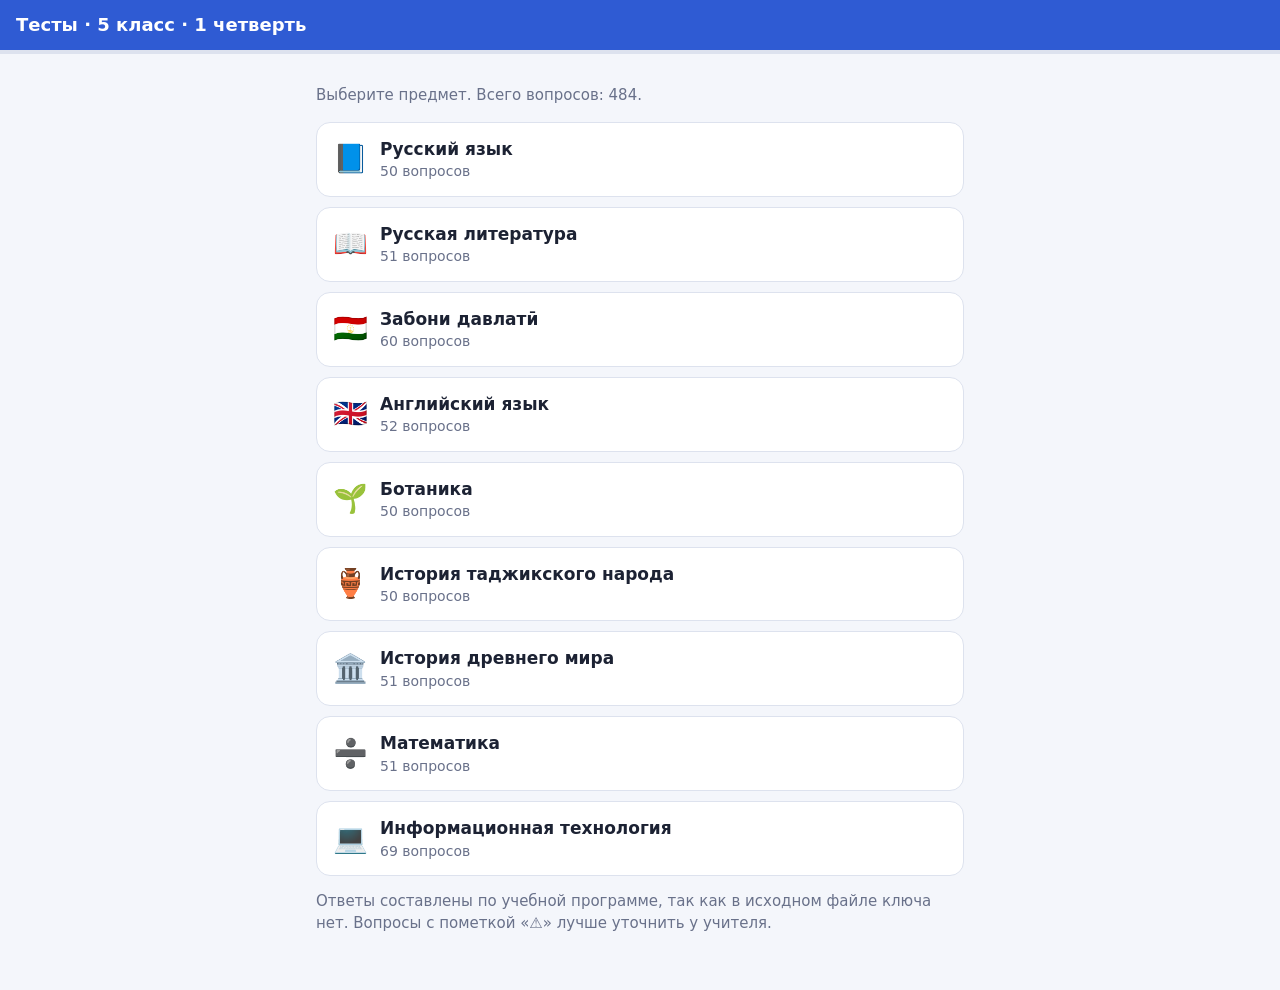
<file: app/src/main/assets/www/index.html>
<!doctype html>
<html lang="ru">
<head>
<meta charset="utf-8">
<meta name="viewport" content="width=device-width, initial-scale=1, viewport-fit=cover">
<meta name="theme-color" content="#2f5bd3">
<title>Тесты 5 класс</title>
<link rel="stylesheet" href="style.css">
</head>
<body>
<header class="bar">
  <button id="back" class="icon" aria-label="Назад" hidden>&#8592;</button>
  <h1 id="title">Тесты · 5 класс</h1>
  <span id="counter"></span>
</header>
<div id="progress"><div></div></div>
<main id="view"></main>
<script src="questions.js"></script>
<script src="app.js"></script>
</body>
</html>
</file>
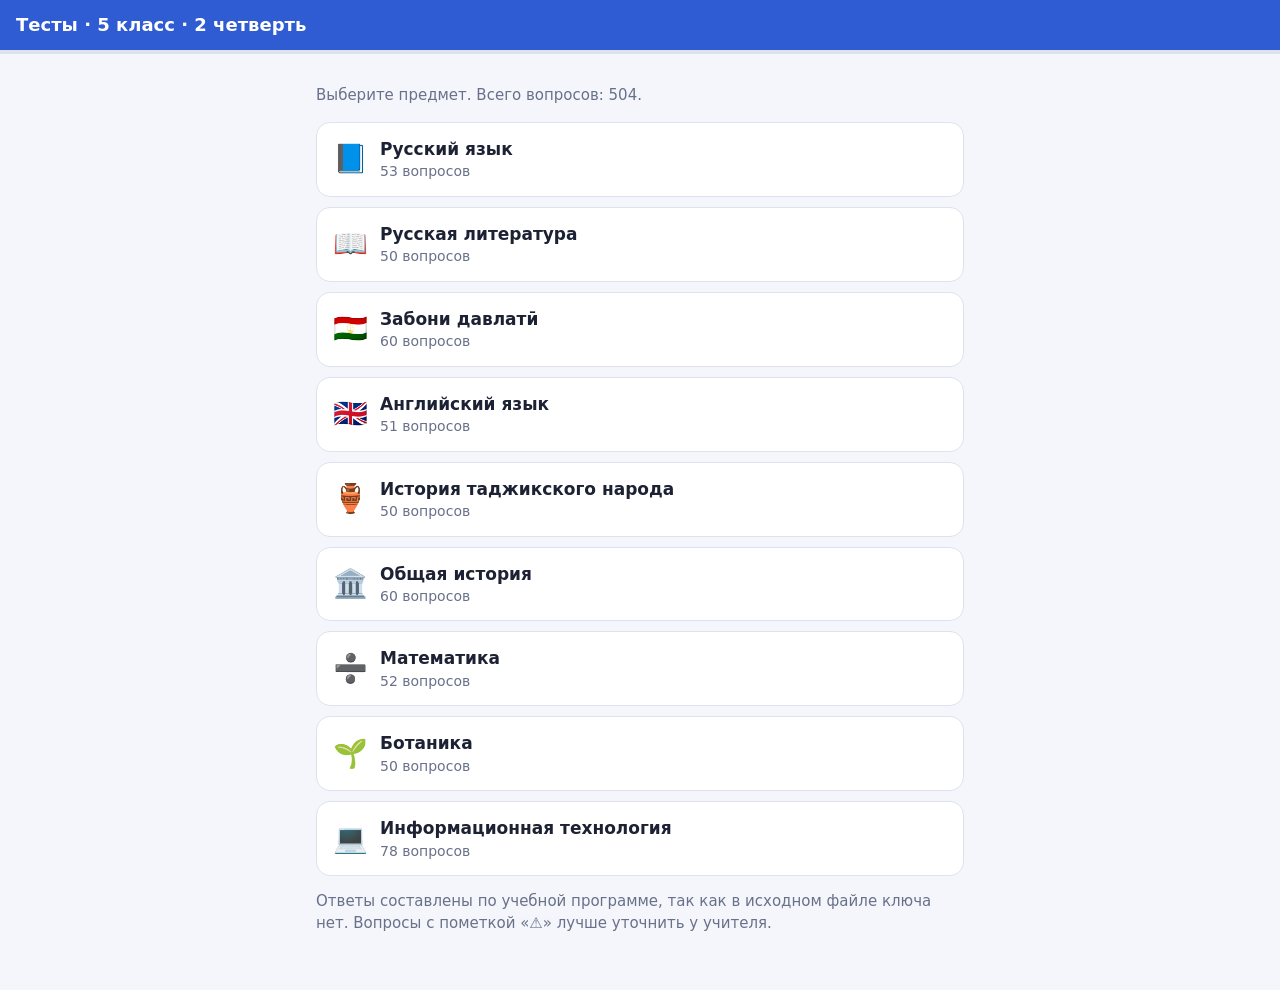
<file: chetvert2/src/main/assets/www/index.html>
<!doctype html>
<html lang="ru">
<head>
<meta charset="utf-8">
<meta name="viewport" content="width=device-width, initial-scale=1, viewport-fit=cover">
<meta name="theme-color" content="#2f5bd3">
<title>Тесты 5 класс · 2 четверть</title>
<link rel="stylesheet" href="style.css">
</head>
<body>
<header class="bar">
  <button id="back" class="icon" aria-label="Назад" hidden>&#8592;</button>
  <h1 id="title">Тесты · 5 класс</h1>
  <span id="counter"></span>
</header>
<div id="progress"><div></div></div>
<main id="view"></main>
<script src="questions.js"></script>
<script src="app.js"></script>
</body>
</html>
</file>
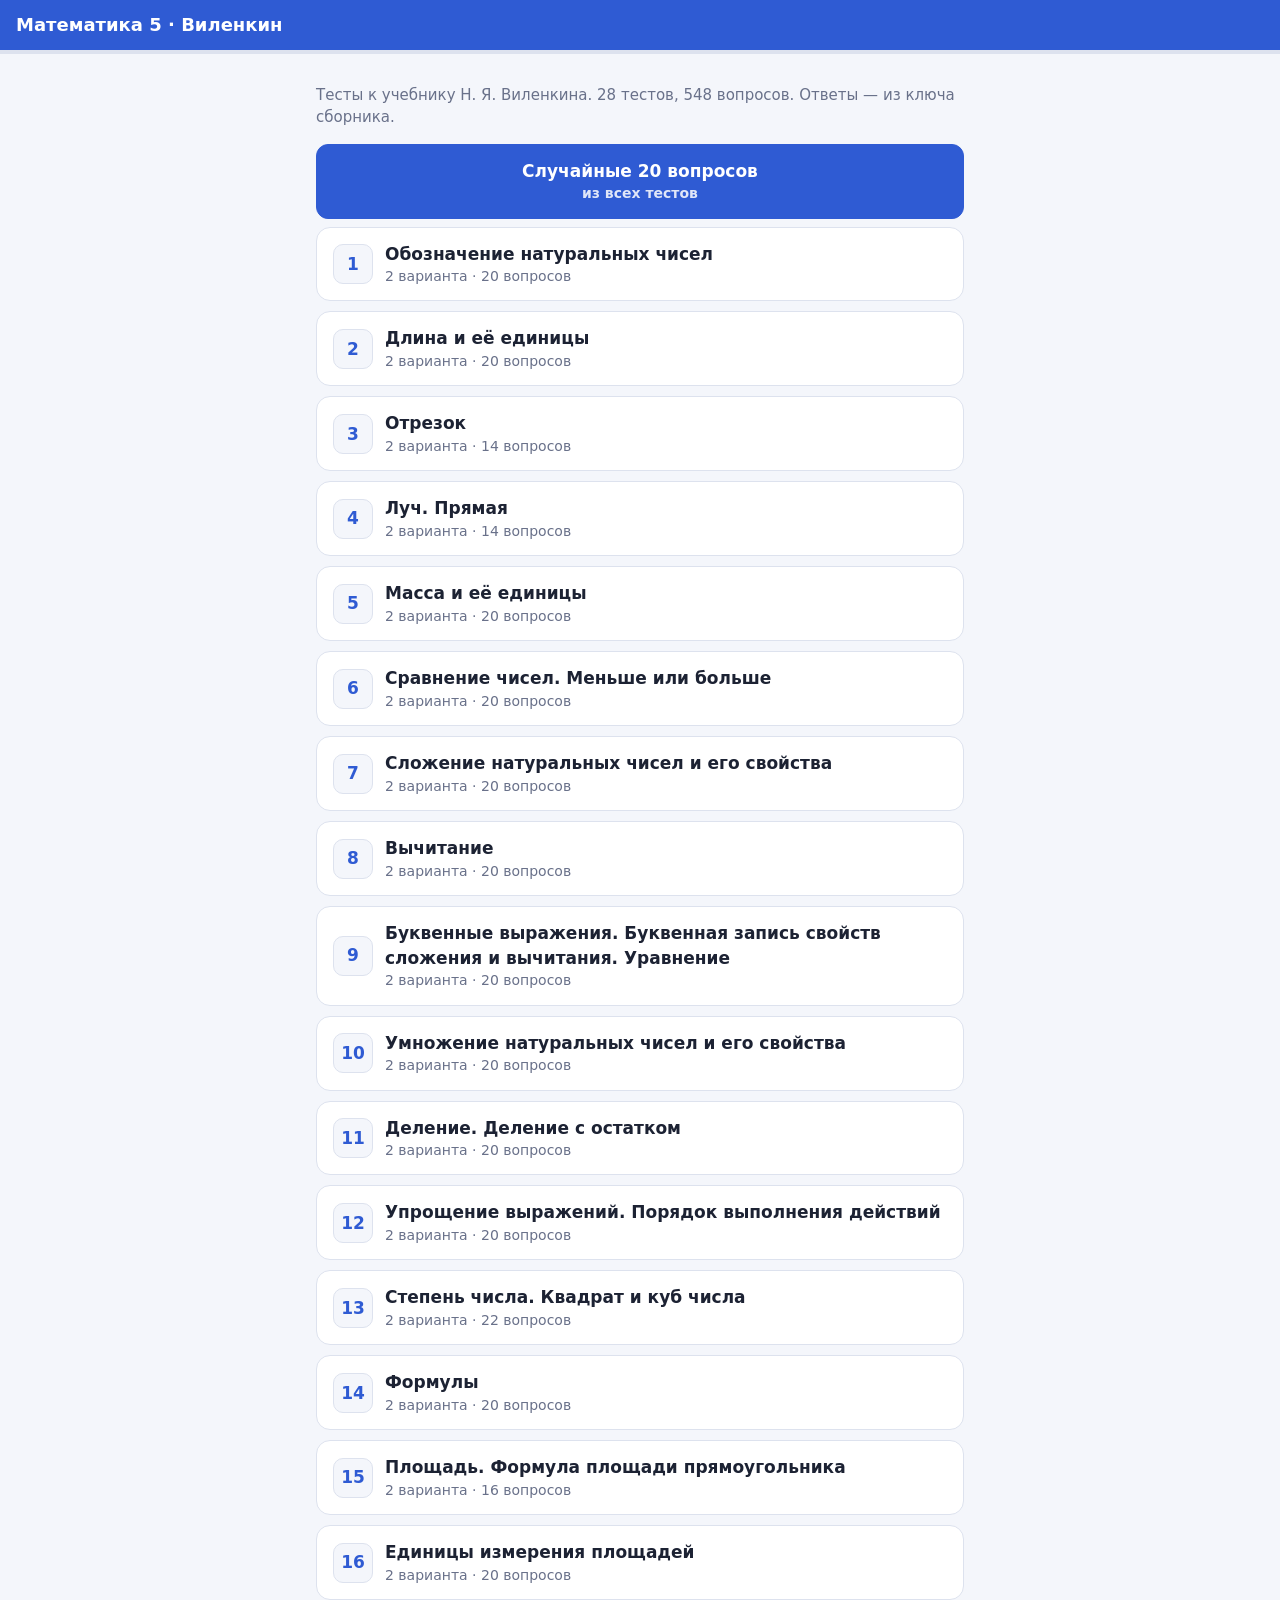
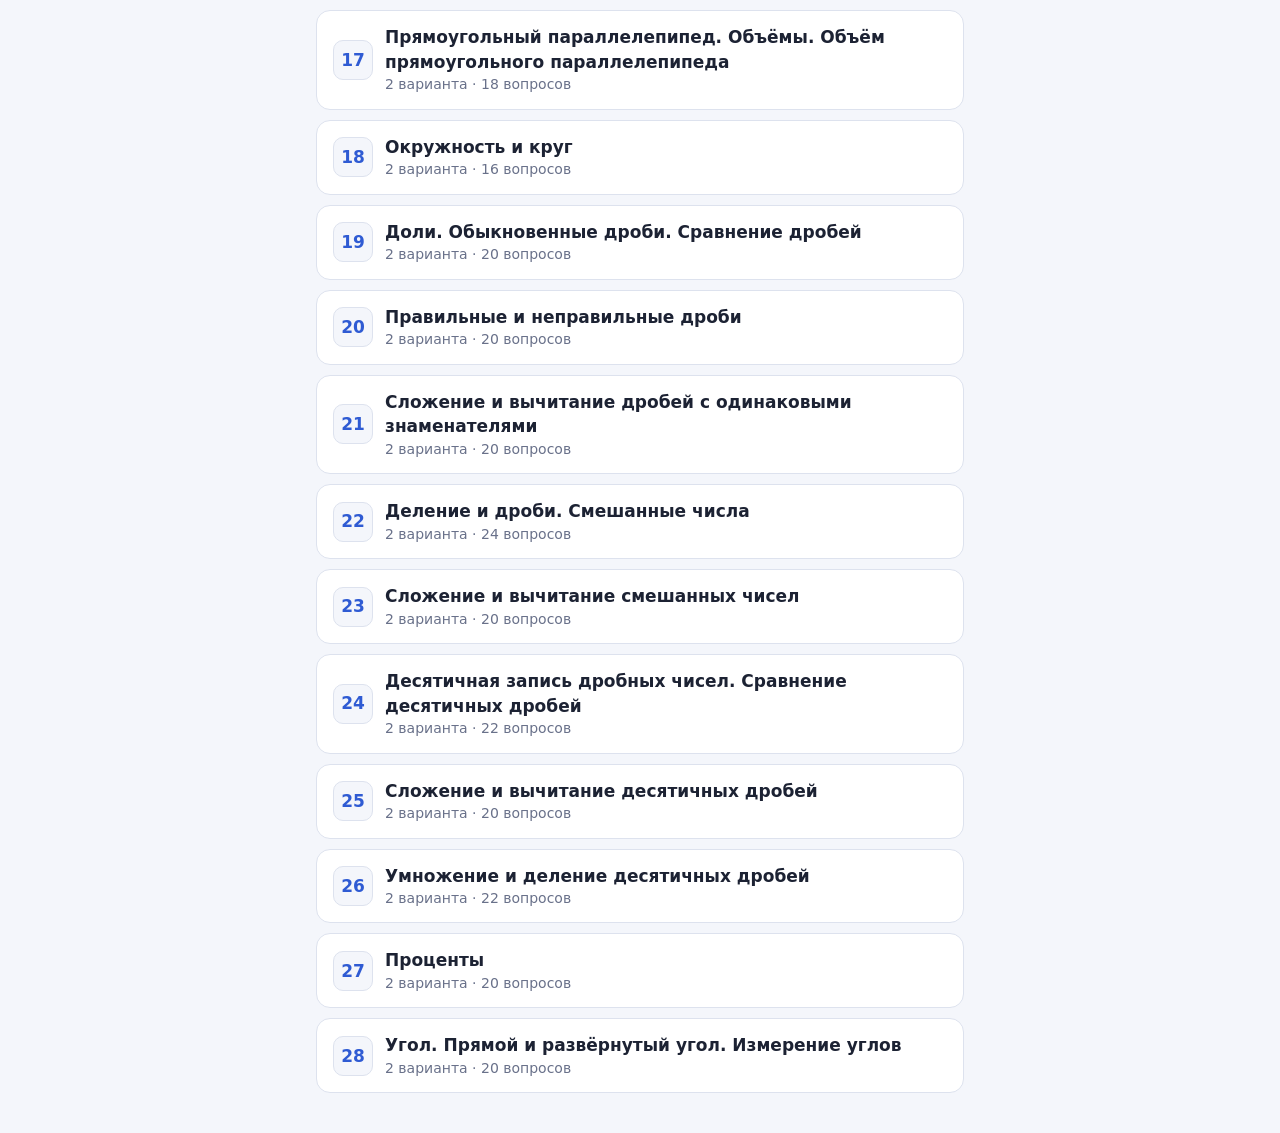
<file: vilenkin/src/main/assets/www/index.html>
<!doctype html>
<html lang="ru">
<head>
<meta charset="utf-8">
<meta name="viewport" content="width=device-width, initial-scale=1, viewport-fit=cover">
<meta name="theme-color" content="#2f5bd3">
<title>Математика 5 · Виленкин</title>
<link rel="stylesheet" href="style.css">
</head>
<body>
<header class="bar">
  <button id="back" class="icon" aria-label="Назад" hidden>&#8592;</button>
  <h1 id="title">Математика 5</h1>
  <span id="counter"></span>
</header>
<div id="progress"><div></div></div>
<main id="view"></main>
<script src="questions.js"></script>
<script src="app.js"></script>
</body>
</html>
</file>
<file: app/src/main/assets/www/style.css>
:root {
  --bg: #f4f6fb;
  --card: #ffffff;
  --text: #1c2233;
  --muted: #69718a;
  --accent: #2f5bd3;
  --accent-text: #ffffff;
  --border: #dde2ee;
  --ok: #1f9d55;
  --ok-bg: #e3f6eb;
  --bad: #d64545;
  --bad-bg: #fde8e8;
  --warn: #b7791f;
}
@media (prefers-color-scheme: dark) {
  :root {
    --bg: #12151d;
    --card: #1c212c;
    --text: #e8ebf3;
    --muted: #9aa3b8;
    --accent: #6b8cff;
    --accent-text: #0d1020;
    --border: #2d3442;
    --ok: #4cd18a;
    --ok-bg: #173526;
    --bad: #ff7b7b;
    --bad-bg: #3d1d1d;
    --warn: #e6b450;
  }
}
* { box-sizing: border-box; -webkit-tap-highlight-color: transparent; }
html, body { margin: 0; background: var(--bg); color: var(--text); }
body { font: 17px/1.45 system-ui, -apple-system, "Segoe UI", Roboto, sans-serif; min-height: 100vh; }
button { font: inherit; color: inherit; cursor: pointer; }

.bar {
  position: sticky; top: 0; z-index: 2;
  display: flex; align-items: center; gap: 8px;
  padding: 12px 16px; background: var(--accent); color: var(--accent-text);
}
.bar h1 { flex: 1; margin: 0; font-size: 18px; font-weight: 600; white-space: nowrap; overflow: hidden; text-overflow: ellipsis; }
.bar .icon { background: none; border: 0; font-size: 22px; padding: 0 8px 0 0; color: inherit; }
#counter { font-size: 15px; opacity: .9; }
#progress { height: 4px; background: var(--border); }
#progress div { height: 100%; width: 0; background: var(--ok); transition: width .2s; }

main { max-width: 680px; margin: 0 auto; padding: 16px 16px 40px; }
.card { background: var(--card); border: 1px solid var(--border); border-radius: 14px; padding: 16px; margin-bottom: 12px; }
.muted { color: var(--muted); font-size: 15px; }
.note { color: var(--warn); font-size: 14px; margin-top: 10px; }

.subjects { display: grid; gap: 10px; }
.subject { display: flex; align-items: center; gap: 12px; width: 100%; text-align: left; background: var(--card);
  border: 1px solid var(--border); border-radius: 14px; padding: 14px 16px; }
.subject .emoji { font-size: 28px; }
.subject .name { font-weight: 600; }
.subject .meta { color: var(--muted); font-size: 14px; }
.subject .best { margin-left: auto; font-weight: 600; color: var(--ok); }

.btn { display: block; width: 100%; padding: 14px 16px; margin: 8px 0; border-radius: 12px; border: 1px solid var(--border);
  background: var(--card); text-align: left; }
.btn.primary { background: var(--accent); color: var(--accent-text); border-color: var(--accent); text-align: center; font-weight: 600; }
.btn:disabled { opacity: .5; }
.btn small { display: block; color: var(--muted); font-size: 14px; }
.btn.primary small { color: inherit; opacity: .85; }

.qtext { white-space: pre-line; font-size: 18px; margin: 0 0 6px; }
.qnum { color: var(--muted); font-size: 14px; margin-bottom: 4px; }
.fig { display: block; width: 100%; max-width: 360px; margin: 10px auto; color: var(--text); }

.opt { display: flex; gap: 10px; align-items: flex-start; }
.opt .letter { flex: none; width: 28px; height: 28px; border-radius: 50%; display: grid; place-items: center;
  background: var(--bg); border: 1px solid var(--border); font-weight: 600; font-size: 15px; }
.opt.ok { background: var(--ok-bg); border-color: var(--ok); }
.opt.ok .letter { background: var(--ok); color: #fff; border-color: var(--ok); }
.opt.bad { background: var(--bad-bg); border-color: var(--bad); }
.opt.bad .letter { background: var(--bad); color: #fff; border-color: var(--bad); }

.match-right { margin: 8px 0 14px; padding-left: 0; list-style: none; }
.match-right li { padding: 2px 0; }
.mrow { padding: 10px 0; border-top: 1px solid var(--border); }
.mrow .lbl { margin-bottom: 6px; }
.nums { display: flex; gap: 8px; }
.nums button { flex: 1; min-width: 0; height: 42px; border-radius: 10px; border: 1px solid var(--border); background: var(--bg); font-weight: 600; }
.nums button.sel { background: var(--accent); color: var(--accent-text); border-color: var(--accent); }
.nums button.ok { background: var(--ok); color: #fff; border-color: var(--ok); }
.nums button.bad { background: var(--bad); color: #fff; border-color: var(--bad); }

input.answer { width: 100%; font: inherit; font-size: 20px; padding: 12px; border-radius: 12px; border: 1px solid var(--border);
  background: var(--card); color: var(--text); }
input.answer.ok { border-color: var(--ok); background: var(--ok-bg); }
input.answer.bad { border-color: var(--bad); background: var(--bad-bg); }

.feedback { font-weight: 600; margin: 10px 0 0; }
.feedback.ok { color: var(--ok); }
.feedback.bad { color: var(--bad); }

.score { text-align: center; }
.score .big { font-size: 56px; font-weight: 700; line-height: 1.1; }
.score .grade { font-size: 20px; margin-top: 4px; }
.mistake { border-left: 4px solid var(--bad); }
.mistake .your { color: var(--bad); }
.mistake .right { color: var(--ok); }

.explain { margin-top: 12px; border-left: 4px solid var(--accent); }
.explain p { margin: 6px 0 0; white-space: pre-line; }
.explain-title { font-weight: 700; color: var(--accent); font-size: 15px; text-transform: uppercase; letter-spacing: .04em; }
</file>
<file: chetvert2/src/main/assets/www/style.css>
:root {
  --bg: #f4f6fb;
  --card: #ffffff;
  --text: #1c2233;
  --muted: #69718a;
  --accent: #2f5bd3;
  --accent-text: #ffffff;
  --border: #dde2ee;
  --ok: #1f9d55;
  --ok-bg: #e3f6eb;
  --bad: #d64545;
  --bad-bg: #fde8e8;
  --warn: #b7791f;
}
@media (prefers-color-scheme: dark) {
  :root {
    --bg: #12151d;
    --card: #1c212c;
    --text: #e8ebf3;
    --muted: #9aa3b8;
    --accent: #6b8cff;
    --accent-text: #0d1020;
    --border: #2d3442;
    --ok: #4cd18a;
    --ok-bg: #173526;
    --bad: #ff7b7b;
    --bad-bg: #3d1d1d;
    --warn: #e6b450;
  }
}
* { box-sizing: border-box; -webkit-tap-highlight-color: transparent; }
html, body { margin: 0; background: var(--bg); color: var(--text); }
body { font: 17px/1.45 system-ui, -apple-system, "Segoe UI", Roboto, sans-serif; min-height: 100vh; }
button { font: inherit; color: inherit; cursor: pointer; }

.bar {
  position: sticky; top: 0; z-index: 2;
  display: flex; align-items: center; gap: 8px;
  padding: 12px 16px; background: var(--accent); color: var(--accent-text);
}
.bar h1 { flex: 1; margin: 0; font-size: 18px; font-weight: 600; white-space: nowrap; overflow: hidden; text-overflow: ellipsis; }
.bar .icon { background: none; border: 0; font-size: 22px; padding: 0 8px 0 0; color: inherit; }
#counter { font-size: 15px; opacity: .9; }
#progress { height: 4px; background: var(--border); }
#progress div { height: 100%; width: 0; background: var(--ok); transition: width .2s; }

main { max-width: 680px; margin: 0 auto; padding: 16px 16px 40px; }
.card { background: var(--card); border: 1px solid var(--border); border-radius: 14px; padding: 16px; margin-bottom: 12px; }
.muted { color: var(--muted); font-size: 15px; }
.note { color: var(--warn); font-size: 14px; margin-top: 10px; }

.subjects { display: grid; gap: 10px; }
.subject { display: flex; align-items: center; gap: 12px; width: 100%; text-align: left; background: var(--card);
  border: 1px solid var(--border); border-radius: 14px; padding: 14px 16px; }
.subject .emoji { font-size: 28px; }
.subject .name { font-weight: 600; }
.subject .meta { color: var(--muted); font-size: 14px; }
.subject .best { margin-left: auto; font-weight: 600; color: var(--ok); }

.btn { display: block; width: 100%; padding: 14px 16px; margin: 8px 0; border-radius: 12px; border: 1px solid var(--border);
  background: var(--card); text-align: left; }
.btn.primary { background: var(--accent); color: var(--accent-text); border-color: var(--accent); text-align: center; font-weight: 600; }
.btn:disabled { opacity: .5; }
.btn small { display: block; color: var(--muted); font-size: 14px; }
.btn.primary small { color: inherit; opacity: .85; }

.qtext { white-space: pre-line; font-size: 18px; margin: 0 0 6px; }
.qnum { color: var(--muted); font-size: 14px; margin-bottom: 4px; }
.fig { display: block; width: 100%; max-width: 360px; margin: 10px auto; color: var(--text); }

.opt { display: flex; gap: 10px; align-items: flex-start; }
.opt .letter { flex: none; width: 28px; height: 28px; border-radius: 50%; display: grid; place-items: center;
  background: var(--bg); border: 1px solid var(--border); font-weight: 600; font-size: 15px; }
.opt.ok { background: var(--ok-bg); border-color: var(--ok); }
.opt.ok .letter { background: var(--ok); color: #fff; border-color: var(--ok); }
.opt.bad { background: var(--bad-bg); border-color: var(--bad); }
.opt.bad .letter { background: var(--bad); color: #fff; border-color: var(--bad); }

.match-right { margin: 8px 0 14px; padding-left: 0; list-style: none; }
.match-right li { padding: 2px 0; }
.mrow { padding: 10px 0; border-top: 1px solid var(--border); }
.mrow .lbl { margin-bottom: 6px; }
.nums { display: flex; gap: 8px; }
.nums button { flex: 1; min-width: 0; height: 42px; border-radius: 10px; border: 1px solid var(--border); background: var(--bg); font-weight: 600; }
.nums button.sel { background: var(--accent); color: var(--accent-text); border-color: var(--accent); }
.nums button.ok { background: var(--ok); color: #fff; border-color: var(--ok); }
.nums button.bad { background: var(--bad); color: #fff; border-color: var(--bad); }

input.answer { width: 100%; font: inherit; font-size: 20px; padding: 12px; border-radius: 12px; border: 1px solid var(--border);
  background: var(--card); color: var(--text); }
input.answer.ok { border-color: var(--ok); background: var(--ok-bg); }
input.answer.bad { border-color: var(--bad); background: var(--bad-bg); }

.feedback { font-weight: 600; margin: 10px 0 0; }
.feedback.ok { color: var(--ok); }
.feedback.bad { color: var(--bad); }

.score { text-align: center; }
.score .big { font-size: 56px; font-weight: 700; line-height: 1.1; }
.score .grade { font-size: 20px; margin-top: 4px; }
.mistake { border-left: 4px solid var(--bad); }
.mistake .your { color: var(--bad); }
.mistake .right { color: var(--ok); }

.explain { margin-top: 12px; border-left: 4px solid var(--accent); }
.explain p { margin: 6px 0 0; white-space: pre-line; }
.explain-title { font-weight: 700; color: var(--accent); font-size: 15px; text-transform: uppercase; letter-spacing: .04em; }

img.fig { display: block; width: auto; max-width: 100%; max-height: 320px; margin: 10px auto 4px; background: #fff; border-radius: 8px; padding: 4px; }
</file>
<file: vilenkin/src/main/assets/www/style.css>
:root {
  --bg: #f4f6fb;
  --card: #ffffff;
  --text: #1c2233;
  --muted: #69718a;
  --accent: #2f5bd3;
  --accent-text: #ffffff;
  --border: #dde2ee;
  --ok: #1f9d55;
  --ok-bg: #e3f6eb;
  --bad: #d64545;
  --bad-bg: #fde8e8;
  --warn: #b7791f;
}
@media (prefers-color-scheme: dark) {
  :root {
    --bg: #12151d;
    --card: #1c212c;
    --text: #e8ebf3;
    --muted: #9aa3b8;
    --accent: #6b8cff;
    --accent-text: #0d1020;
    --border: #2d3442;
    --ok: #4cd18a;
    --ok-bg: #173526;
    --bad: #ff7b7b;
    --bad-bg: #3d1d1d;
    --warn: #e6b450;
  }
}
* { box-sizing: border-box; -webkit-tap-highlight-color: transparent; }
html, body { margin: 0; background: var(--bg); color: var(--text); }
body { font: 17px/1.45 system-ui, -apple-system, "Segoe UI", Roboto, sans-serif; min-height: 100vh; }
button { font: inherit; color: inherit; cursor: pointer; }

.bar {
  position: sticky; top: 0; z-index: 2;
  display: flex; align-items: center; gap: 8px;
  padding: 12px 16px; background: var(--accent); color: var(--accent-text);
}
.bar h1 { flex: 1; margin: 0; font-size: 18px; font-weight: 600; white-space: nowrap; overflow: hidden; text-overflow: ellipsis; }
.bar .icon { background: none; border: 0; font-size: 22px; padding: 0 8px 0 0; color: inherit; }
#counter { font-size: 15px; opacity: .9; }
#progress { height: 4px; background: var(--border); }
#progress div { height: 100%; width: 0; background: var(--ok); transition: width .2s; }

main { max-width: 680px; margin: 0 auto; padding: 16px 16px 40px; }
.card { background: var(--card); border: 1px solid var(--border); border-radius: 14px; padding: 16px; margin-bottom: 12px; }
.muted { color: var(--muted); font-size: 15px; }
.note { color: var(--warn); font-size: 14px; margin-top: 10px; }

.subjects { display: grid; gap: 10px; }
.subject { display: flex; align-items: center; gap: 12px; width: 100%; text-align: left; background: var(--card);
  border: 1px solid var(--border); border-radius: 14px; padding: 14px 16px; }
.subject .emoji { font-size: 28px; }
.subject .name { font-weight: 600; }
.subject .meta { color: var(--muted); font-size: 14px; }
.subject .best { margin-left: auto; font-weight: 600; color: var(--ok); }

.btn { display: block; width: 100%; padding: 14px 16px; margin: 8px 0; border-radius: 12px; border: 1px solid var(--border);
  background: var(--card); text-align: left; }
.btn.primary { background: var(--accent); color: var(--accent-text); border-color: var(--accent); text-align: center; font-weight: 600; }
.btn:disabled { opacity: .5; }
.btn small { display: block; color: var(--muted); font-size: 14px; }
.btn.primary small { color: inherit; opacity: .85; }

.qtext { white-space: pre-line; font-size: 18px; margin: 0 0 6px; }
.qnum { color: var(--muted); font-size: 14px; margin-bottom: 4px; }
.fig { display: block; width: 100%; max-width: 360px; margin: 10px auto; color: var(--text); }

.opt { display: flex; gap: 10px; align-items: flex-start; }
.opt .letter { flex: none; width: 28px; height: 28px; border-radius: 50%; display: grid; place-items: center;
  background: var(--bg); border: 1px solid var(--border); font-weight: 600; font-size: 15px; }
.opt.ok { background: var(--ok-bg); border-color: var(--ok); }
.opt.ok .letter { background: var(--ok); color: #fff; border-color: var(--ok); }
.opt.bad { background: var(--bad-bg); border-color: var(--bad); }
.opt.bad .letter { background: var(--bad); color: #fff; border-color: var(--bad); }

.match-right { margin: 8px 0 14px; padding-left: 0; list-style: none; }
.match-right li { padding: 2px 0; }
.mrow { padding: 10px 0; border-top: 1px solid var(--border); }
.mrow .lbl { margin-bottom: 6px; }
.nums { display: flex; gap: 8px; }
.nums button { flex: 1; min-width: 0; height: 42px; border-radius: 10px; border: 1px solid var(--border); background: var(--bg); font-weight: 600; }
.nums button.sel { background: var(--accent); color: var(--accent-text); border-color: var(--accent); }
.nums button.ok { background: var(--ok); color: #fff; border-color: var(--ok); }
.nums button.bad { background: var(--bad); color: #fff; border-color: var(--bad); }

input.answer { width: 100%; font: inherit; font-size: 20px; padding: 12px; border-radius: 12px; border: 1px solid var(--border);
  background: var(--card); color: var(--text); }
input.answer.ok { border-color: var(--ok); background: var(--ok-bg); }
input.answer.bad { border-color: var(--bad); background: var(--bad-bg); }

.feedback { font-weight: 600; margin: 10px 0 0; }
.feedback.ok { color: var(--ok); }
.feedback.bad { color: var(--bad); }

.score { text-align: center; }
.score .big { font-size: 56px; font-weight: 700; line-height: 1.1; }
.score .grade { font-size: 20px; margin-top: 4px; }
.mistake { border-left: 4px solid var(--bad); }
.mistake .your { color: var(--bad); }
.mistake .right { color: var(--ok); }

.explain { margin-top: 12px; border-left: 4px solid var(--accent); }
.explain p { margin: 6px 0 0; white-space: pre-line; }
.explain-title { font-weight: 700; color: var(--accent); font-size: 15px; text-transform: uppercase; letter-spacing: .04em; }

/* --- Виленкин: дроби, рисунки, номера вариантов --- */
.frac { display: inline-flex; flex-direction: column; align-items: center; vertical-align: middle;
  font-size: .9em; line-height: 1.1; margin: 0 .1em; }
.frac > span { padding: 0 .15em; }
.frac > span:first-child { border-bottom: 1.5px solid currentColor; }
img.fig { display: block; max-width: 100%; max-height: 300px; margin: 12px auto 4px; background: #fff;
  border-radius: 8px; padding: 6px; }
.opt .letter { font-size: 14px; }
.testnum { flex: none; width: 40px; height: 40px; border-radius: 10px; display: grid; place-items: center;
  background: var(--bg); border: 1px solid var(--border); font-weight: 700; color: var(--accent); }
.note-box { margin-top: 8px; color: var(--warn); font-size: 15px; }
</file>
